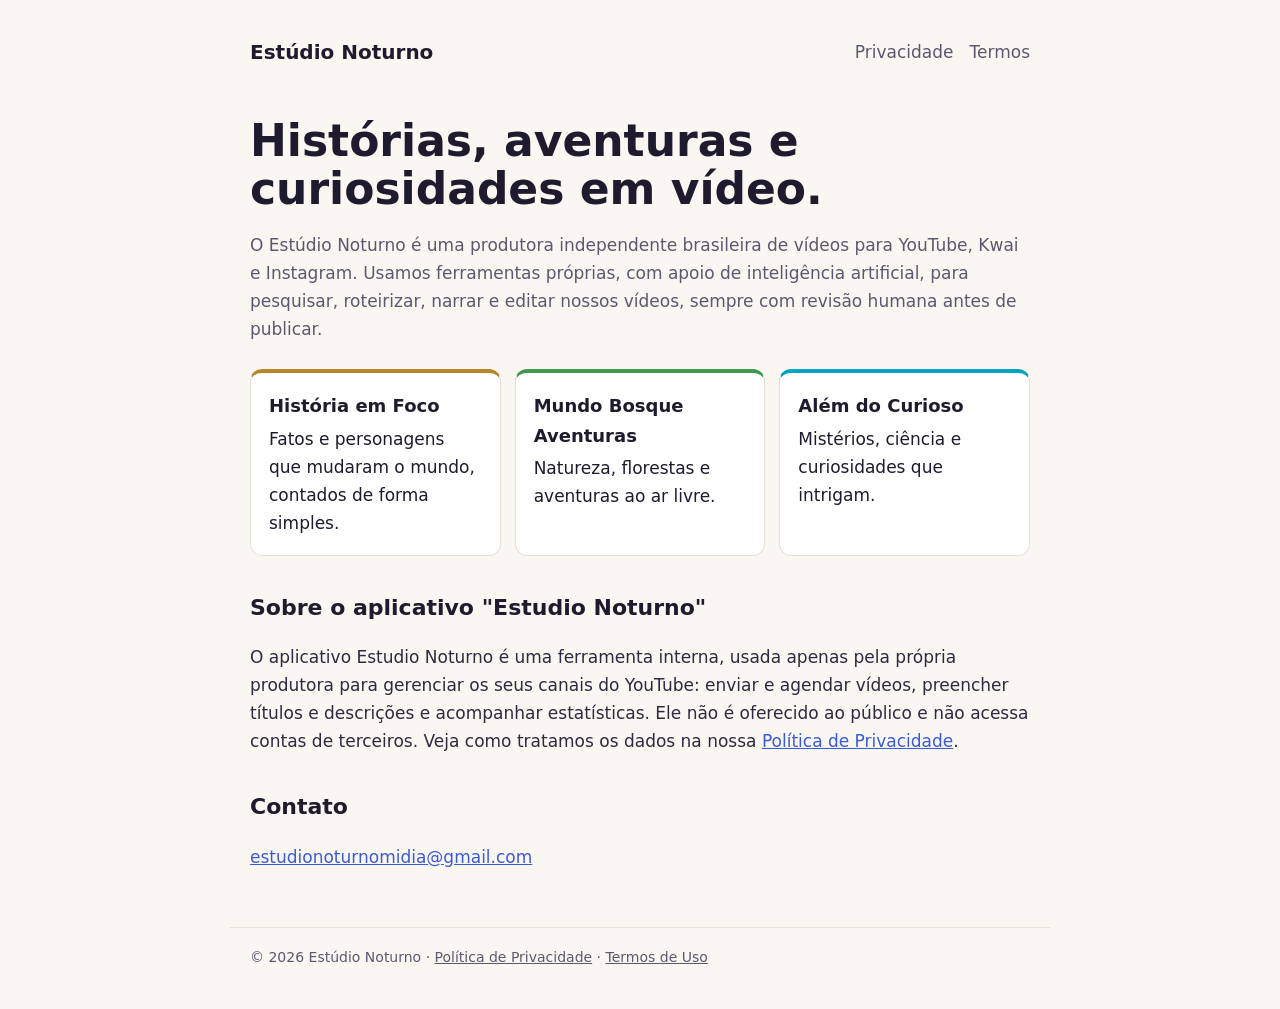
<file: index.html>
<!DOCTYPE html>
<html lang="pt-BR">
<head>
<meta charset="utf-8"><meta name="viewport" content="width=device-width, initial-scale=1">
<title>Estúdio Noturno</title>
<meta name="description" content="Estúdio Noturno: produtora independente dos canais História em Foco, Mundo Bosque Aventuras e Além do Curioso.">
<link rel="stylesheet" href="style.css">
</head>
<body>
<header><a class="logo" href="./">Estúdio Noturno</a><nav><a href="privacidade.html">Privacidade</a><a href="termos.html">Termos</a></nav></header>
<main>
  <h1>Histórias, aventuras e curiosidades em vídeo.</h1>
  <p class="mute">O Estúdio Noturno é uma produtora independente brasileira de vídeos para YouTube, Kwai e Instagram. Usamos ferramentas próprias, com apoio de inteligência artificial, para pesquisar, roteirizar, narrar e editar nossos vídeos, sempre com revisão humana antes de publicar.</p>
  <div class="cards">
    <div class="card c1"><b>História em Foco</b>Fatos e personagens que mudaram o mundo, contados de forma simples.</div>
    <div class="card c2"><b>Mundo Bosque Aventuras</b>Natureza, florestas e aventuras ao ar livre.</div>
    <div class="card c3"><b>Além do Curioso</b>Mistérios, ciência e curiosidades que intrigam.</div>
  </div>
  <h2>Sobre o aplicativo "Estudio Noturno"</h2>
  <p>O aplicativo Estudio Noturno é uma ferramenta interna, usada apenas pela própria produtora para gerenciar os seus canais do YouTube: enviar e agendar vídeos, preencher títulos e descrições e acompanhar estatísticas. Ele não é oferecido ao público e não acessa contas de terceiros. Veja como tratamos os dados na nossa <a href="privacidade.html">Política de Privacidade</a>.</p>
  <h2>Contato</h2>
  <p><a href="mailto:estudionoturnomidia@gmail.com">estudionoturnomidia@gmail.com</a></p>
</main>
<footer>© <span id="y">2026</span> Estúdio Noturno · <a href="privacidade.html">Política de Privacidade</a> · <a href="termos.html">Termos de Uso</a></footer>
<script>document.getElementById('y').textContent=new Date().getFullYear()</script>
</body>
</html>
</file>
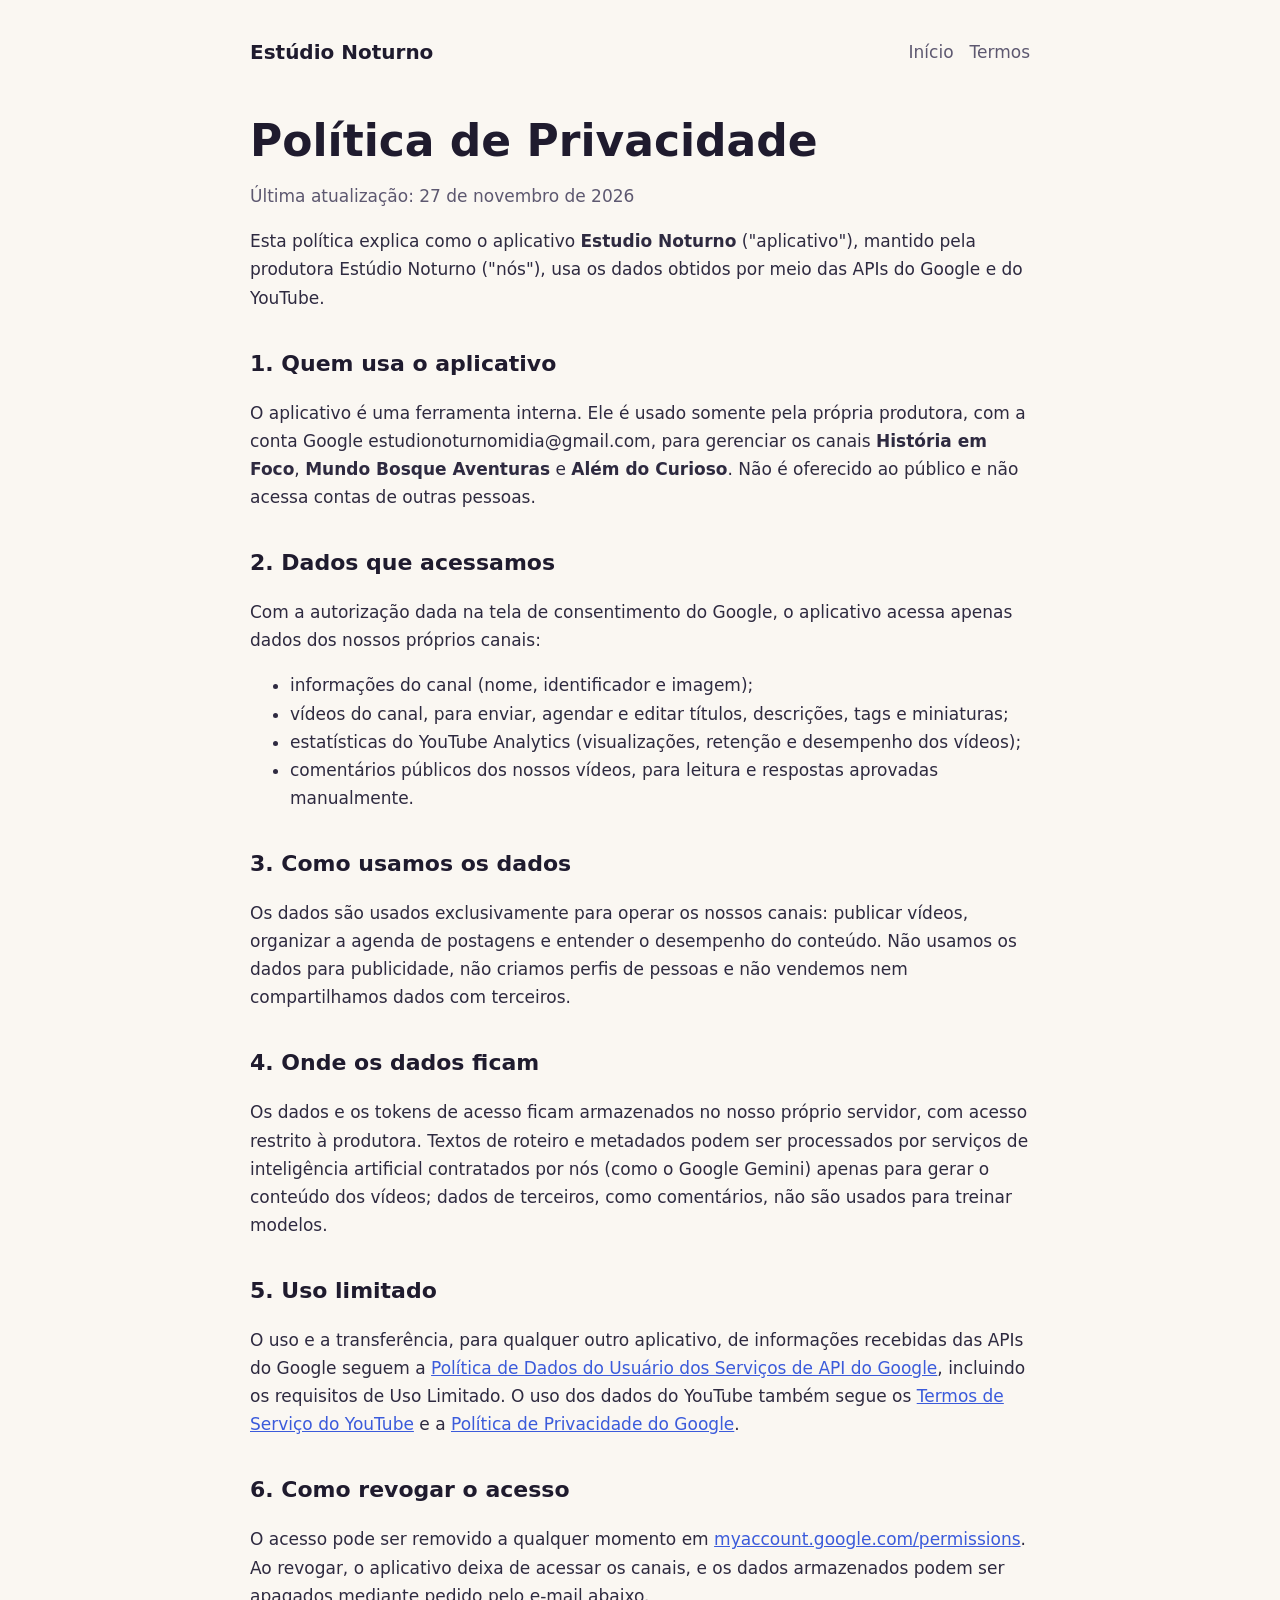
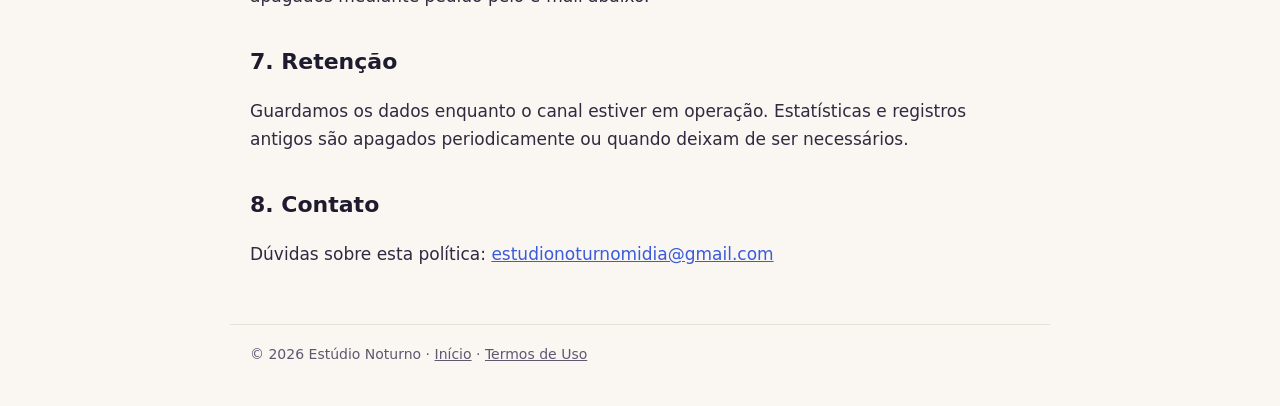
<file: privacidade.html>
<!DOCTYPE html>
<html lang="pt-BR">
<head>
<meta charset="utf-8"><meta name="viewport" content="width=device-width, initial-scale=1">
<title>Política de Privacidade · Estúdio Noturno</title>
<link rel="stylesheet" href="style.css">
</head>
<body>
<header><a class="logo" href="./">Estúdio Noturno</a><nav><a href="./">Início</a><a href="termos.html">Termos</a></nav></header>
<main>
  <h1>Política de Privacidade</h1>
  <p class="mute">Última atualização: 27 de novembro de 2026</p>

  <p>Esta política explica como o aplicativo <b>Estudio Noturno</b> ("aplicativo"), mantido pela produtora Estúdio Noturno ("nós"), usa os dados obtidos por meio das APIs do Google e do YouTube.</p>

  <h2>1. Quem usa o aplicativo</h2>
  <p>O aplicativo é uma ferramenta interna. Ele é usado somente pela própria produtora, com a conta Google estudionoturnomidia@gmail.com, para gerenciar os canais <b>História em Foco</b>, <b>Mundo Bosque Aventuras</b> e <b>Além do Curioso</b>. Não é oferecido ao público e não acessa contas de outras pessoas.</p>

  <h2>2. Dados que acessamos</h2>
  <p>Com a autorização dada na tela de consentimento do Google, o aplicativo acessa apenas dados dos nossos próprios canais:</p>
  <ul>
    <li>informações do canal (nome, identificador e imagem);</li>
    <li>vídeos do canal, para enviar, agendar e editar títulos, descrições, tags e miniaturas;</li>
    <li>estatísticas do YouTube Analytics (visualizações, retenção e desempenho dos vídeos);</li>
    <li>comentários públicos dos nossos vídeos, para leitura e respostas aprovadas manualmente.</li>
  </ul>

  <h2>3. Como usamos os dados</h2>
  <p>Os dados são usados exclusivamente para operar os nossos canais: publicar vídeos, organizar a agenda de postagens e entender o desempenho do conteúdo. Não usamos os dados para publicidade, não criamos perfis de pessoas e não vendemos nem compartilhamos dados com terceiros.</p>

  <h2>4. Onde os dados ficam</h2>
  <p>Os dados e os tokens de acesso ficam armazenados no nosso próprio servidor, com acesso restrito à produtora. Textos de roteiro e metadados podem ser processados por serviços de inteligência artificial contratados por nós (como o Google Gemini) apenas para gerar o conteúdo dos vídeos; dados de terceiros, como comentários, não são usados para treinar modelos.</p>

  <h2>5. Uso limitado</h2>
  <p>O uso e a transferência, para qualquer outro aplicativo, de informações recebidas das APIs do Google seguem a <a href="https://developers.google.com/terms/api-services-user-data-policy">Política de Dados do Usuário dos Serviços de API do Google</a>, incluindo os requisitos de Uso Limitado. O uso dos dados do YouTube também segue os <a href="https://www.youtube.com/t/terms">Termos de Serviço do YouTube</a> e a <a href="https://policies.google.com/privacy">Política de Privacidade do Google</a>.</p>

  <h2>6. Como revogar o acesso</h2>
  <p>O acesso pode ser removido a qualquer momento em <a href="https://myaccount.google.com/permissions">myaccount.google.com/permissions</a>. Ao revogar, o aplicativo deixa de acessar os canais, e os dados armazenados podem ser apagados mediante pedido pelo e-mail abaixo.</p>

  <h2>7. Retenção</h2>
  <p>Guardamos os dados enquanto o canal estiver em operação. Estatísticas e registros antigos são apagados periodicamente ou quando deixam de ser necessários.</p>

  <h2>8. Contato</h2>
  <p>Dúvidas sobre esta política: <a href="mailto:estudionoturnomidia@gmail.com">estudionoturnomidia@gmail.com</a></p>
</main>
<footer>© 2026 Estúdio Noturno · <a href="./">Início</a> · <a href="termos.html">Termos de Uso</a></footer>
</body>
</html>
</file>
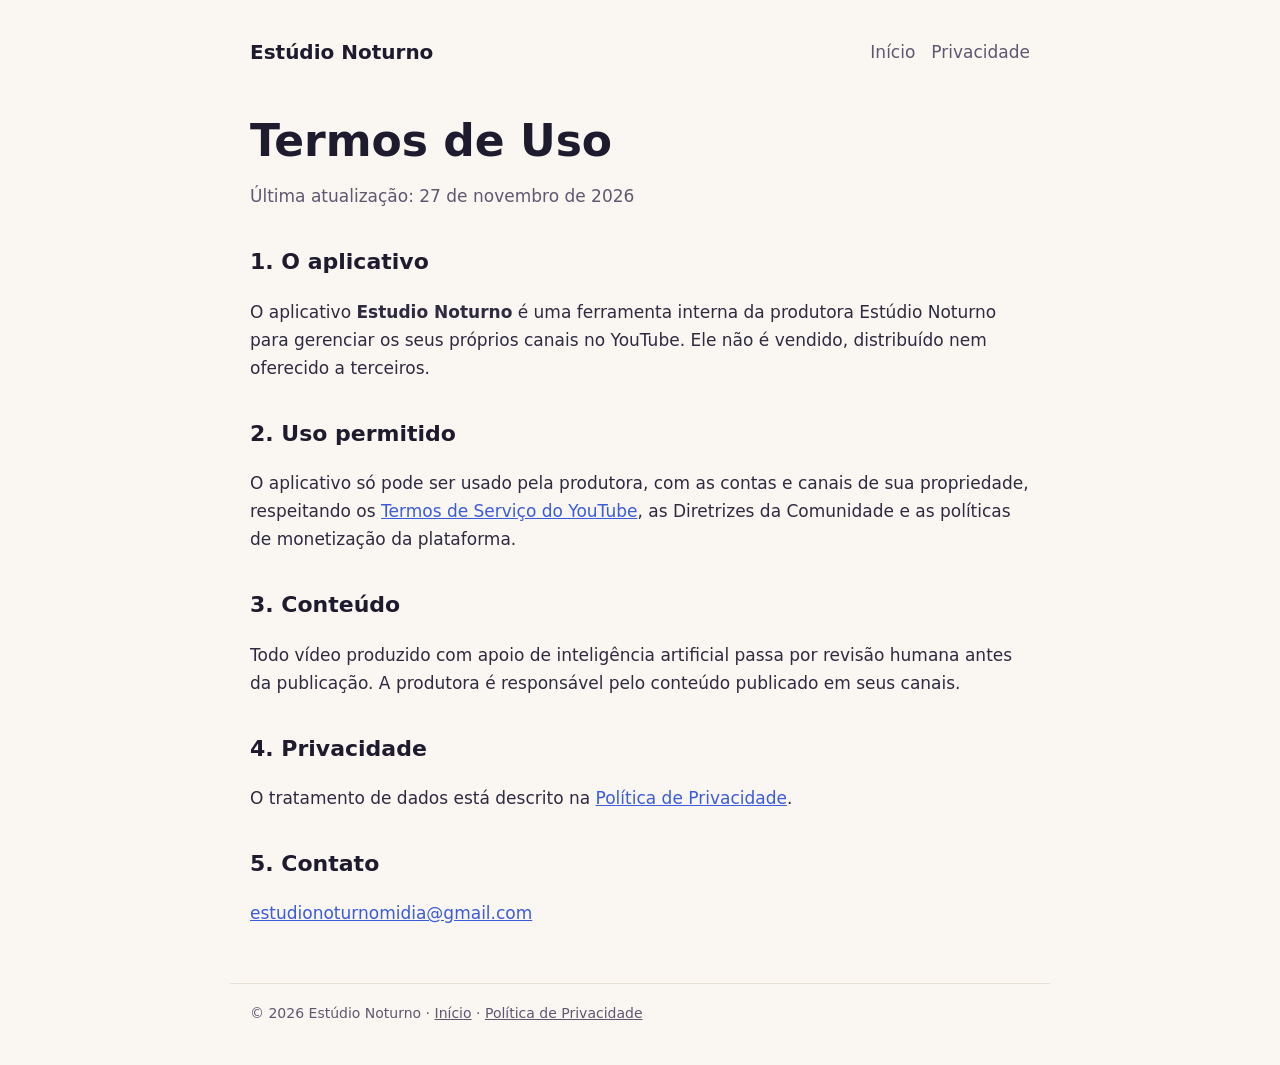
<file: termos.html>
<!DOCTYPE html>
<html lang="pt-BR">
<head>
<meta charset="utf-8"><meta name="viewport" content="width=device-width, initial-scale=1">
<title>Termos de Uso · Estúdio Noturno</title>
<link rel="stylesheet" href="style.css">
</head>
<body>
<header><a class="logo" href="./">Estúdio Noturno</a><nav><a href="./">Início</a><a href="privacidade.html">Privacidade</a></nav></header>
<main>
  <h1>Termos de Uso</h1>
  <p class="mute">Última atualização: 27 de novembro de 2026</p>
  <h2>1. O aplicativo</h2>
  <p>O aplicativo <b>Estudio Noturno</b> é uma ferramenta interna da produtora Estúdio Noturno para gerenciar os seus próprios canais no YouTube. Ele não é vendido, distribuído nem oferecido a terceiros.</p>
  <h2>2. Uso permitido</h2>
  <p>O aplicativo só pode ser usado pela produtora, com as contas e canais de sua propriedade, respeitando os <a href="https://www.youtube.com/t/terms">Termos de Serviço do YouTube</a>, as Diretrizes da Comunidade e as políticas de monetização da plataforma.</p>
  <h2>3. Conteúdo</h2>
  <p>Todo vídeo produzido com apoio de inteligência artificial passa por revisão humana antes da publicação. A produtora é responsável pelo conteúdo publicado em seus canais.</p>
  <h2>4. Privacidade</h2>
  <p>O tratamento de dados está descrito na <a href="privacidade.html">Política de Privacidade</a>.</p>
  <h2>5. Contato</h2>
  <p><a href="mailto:estudionoturnomidia@gmail.com">estudionoturnomidia@gmail.com</a></p>
</main>
<footer>© 2026 Estúdio Noturno · <a href="./">Início</a> · <a href="privacidade.html">Política de Privacidade</a></footer>
</body>
</html>
</file>
<file: style.css>
:root{--bg:#faf7f2;--ink:#1f1b2e;--mute:#5d5870;--acc:#3b5bdb;--card:#fff;--line:#e6e0d6}
*{box-sizing:border-box}body{margin:0;background:var(--bg);color:var(--ink);font:17px/1.65 Inter,system-ui,-apple-system,"Segoe UI",sans-serif}
header,main,footer{max-width:820px;margin:auto;padding:0 20px}
header{padding-top:36px;display:flex;justify-content:space-between;align-items:center;flex-wrap:wrap;gap:12px}
.logo{font-weight:800;font-size:20px;color:var(--ink);text-decoration:none}nav a{color:var(--mute);margin-left:16px;text-decoration:none}nav a:hover{color:var(--acc)}
h1{font-size:clamp(30px,5vw,44px);line-height:1.1;margin:48px 0 12px}h2{font-size:22px;margin:34px 0 8px}
p,li{color:#2e2a40}.mute{color:var(--mute)}
.cards{display:grid;grid-template-columns:repeat(auto-fit,minmax(220px,1fr));gap:14px;margin:26px 0}
.card{background:var(--card);border:1px solid var(--line);border-radius:12px;padding:18px}.card b{display:block;font-size:18px;margin-bottom:4px}
.c1{border-top:4px solid #b8862a}.c2{border-top:4px solid #3f9a4f}.c3{border-top:4px solid #00a3c2}
footer{margin-top:56px;padding-bottom:40px;border-top:1px solid var(--line);padding-top:18px;font-size:14px;color:var(--mute)}
footer a{color:var(--mute)}a{color:var(--acc)}
</file>
